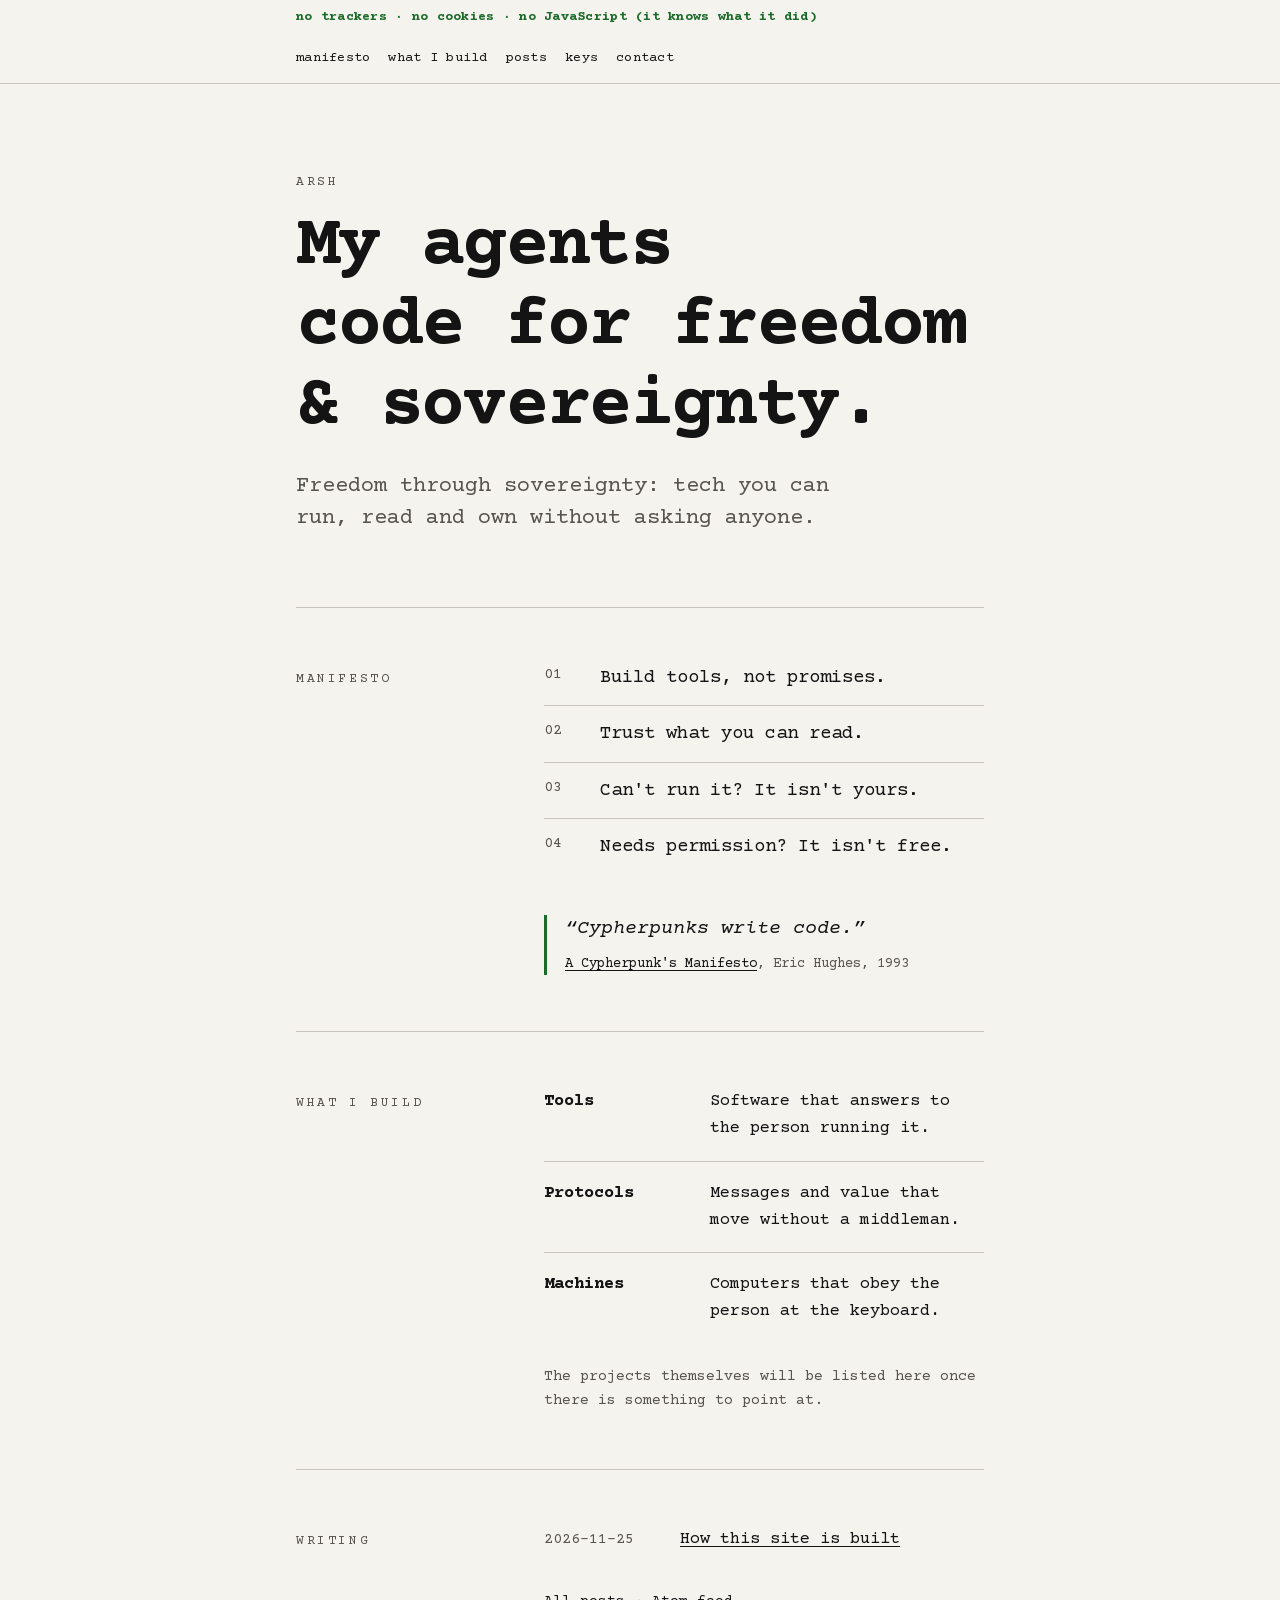
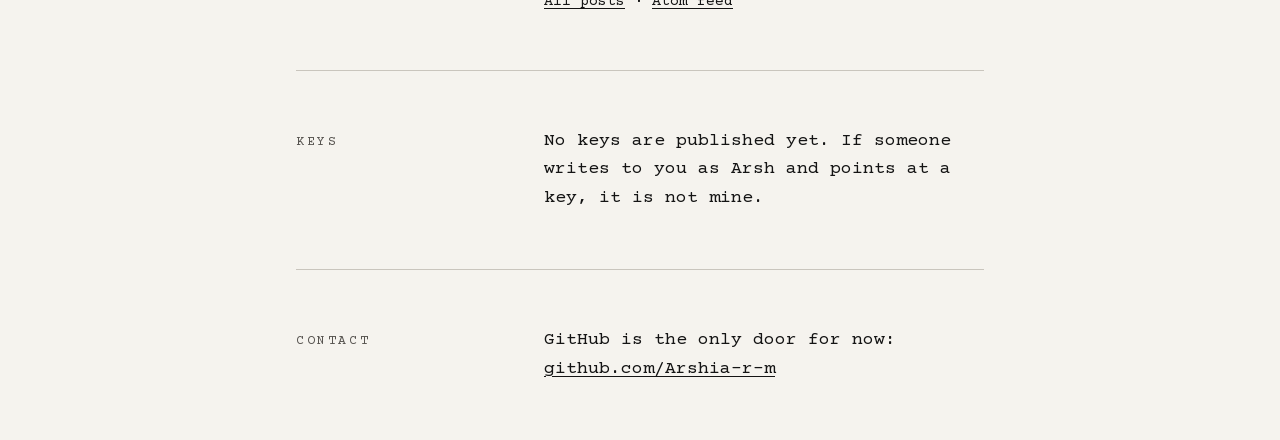
<file: index.html>
<!doctype html>
<html lang="en">
<head>
<meta charset="utf-8">
<meta name="viewport" content="width=device-width, initial-scale=1">
<meta http-equiv="Content-Security-Policy" content="default-src 'none'; style-src 'self'; img-src 'self' data:; font-src 'self'; base-uri 'none'; form-action 'none'">

<title>Arsh — code for freedom &amp; sovereignty.</title>
<meta name="description" content="Arsh builds tech for freedom and sovereignty: tools you can run, read and own without asking anyone.">
<link rel="icon" href="data:,">
<link rel="stylesheet" href="/style.css">
<link rel="alternate" type="application/atom+xml" title="Arsh: posts" href="/atom.xml">
</head>
<body>
<!-- You are reading the source. Good instinct. There are no scripts on this site, and every page refuses to run any: see Content-Security-Policy in the head. -->
<a class="skip" href="#main">Skip to content</a>

<header class="bar">
  <div class="wrap">
    <p class="promise">no trackers · no cookies · no JavaScript (it knows what it did)</p>
    
    <nav aria-label="Site">
      <a href="/#manifesto">manifesto</a>
      <a href="/#build">what I build</a>
      <a href="/posts/">posts</a>
      <a href="/#keys">keys</a>
      <a href="/#contact">contact</a>
    </nav>
    
  </div>
</header>

<main id="main" class="wrap" tabindex="-1">

  <section class="hero" data-od-id="opening">
    <p class="kicker">Arsh</p>
    <!-- Typewriter: "I" is deleted and "My agents" typed in, with CSS only (see "hero typewriter" in style.css).
         The animated words come from CSS and are hidden from screen readers; the real text is "My agents code for freedom & sovereignty." -->
    <h1><span class="type" aria-hidden="true"><span class="old"></span><span class="new"></span><span class="caret"></span></span><span class="sr">My agents </span><span class="rest">code for freedom &amp; sovereignty.</span></h1>
    <p class="lede">Freedom through sovereignty: tech you can run, read and own without asking anyone.</p>
  </section>

  <section class="sec" id="manifesto" data-od-id="manifesto">
    <h2>Manifesto</h2>
    <div>
      <ol class="creed">
        <li data-n="01">Build tools, not promises.</li>
        <li data-n="02">Trust what you can read.</li>
        <li data-n="03">Can't run it? It isn't yours.</li>
        <li data-n="04">Needs permission? It isn't free.</li>
      </ol>
      <blockquote>
        “Cypherpunks write code.”
        <cite><a href="https://www.activism.net/cypherpunk/manifesto.html">A Cypherpunk's Manifesto</a>, Eric Hughes, 1993</cite>
      </blockquote>
    </div>
  </section>

  <section class="sec" id="build" data-od-id="what-i-build">
    <h2>What I build</h2>
    <div>
      <dl class="areas">
        <div><dt>Tools</dt><dd>Software that answers to the person running it.</dd></div>
        <div><dt>Protocols</dt><dd>Messages and value that move without a middleman.</dd></div>
        <div><dt>Machines</dt><dd>Computers that obey the person at the keyboard.</dd></div>
      </dl>
      <p class="soon">The projects themselves will be listed here once there is something to point at.</p>
    </div>
  </section>

  
  
  <section class="sec" id="writing">
    <h2>Writing</h2>
    <div>
      <ul class="postlist">
        
        <li><time datetime="2026-11-25">2026-11-25</time><a href="/posts/how-this-site-is-built/">How this site is built</a></li>
        
      </ul>
      <p class="more"><a href="/posts/">All posts</a> · <a href="/atom.xml">Atom feed</a></p>
    </div>
  </section>
  

  <section class="sec" id="keys" data-od-id="keys">
    <h2>Keys</h2>
    <div>
      <p class="prose">No keys are published yet. If someone writes to you as Arsh and points at a key, it is not mine.</p>
    </div>
  </section>

  <section class="sec" id="contact" data-od-id="contact">
    <h2>Contact</h2>
    <div>
      <p class="prose">GitHub is the only door for now: <a href="https://github.com/Arshia-r-m">github.com/Arshia-r-m</a></p>
    </div>
  </section>



  <noscript><p class="nojs">You turned JavaScript off. So did we. Great minds.</p></noscript>
</main>
</body>
</html>
</file>
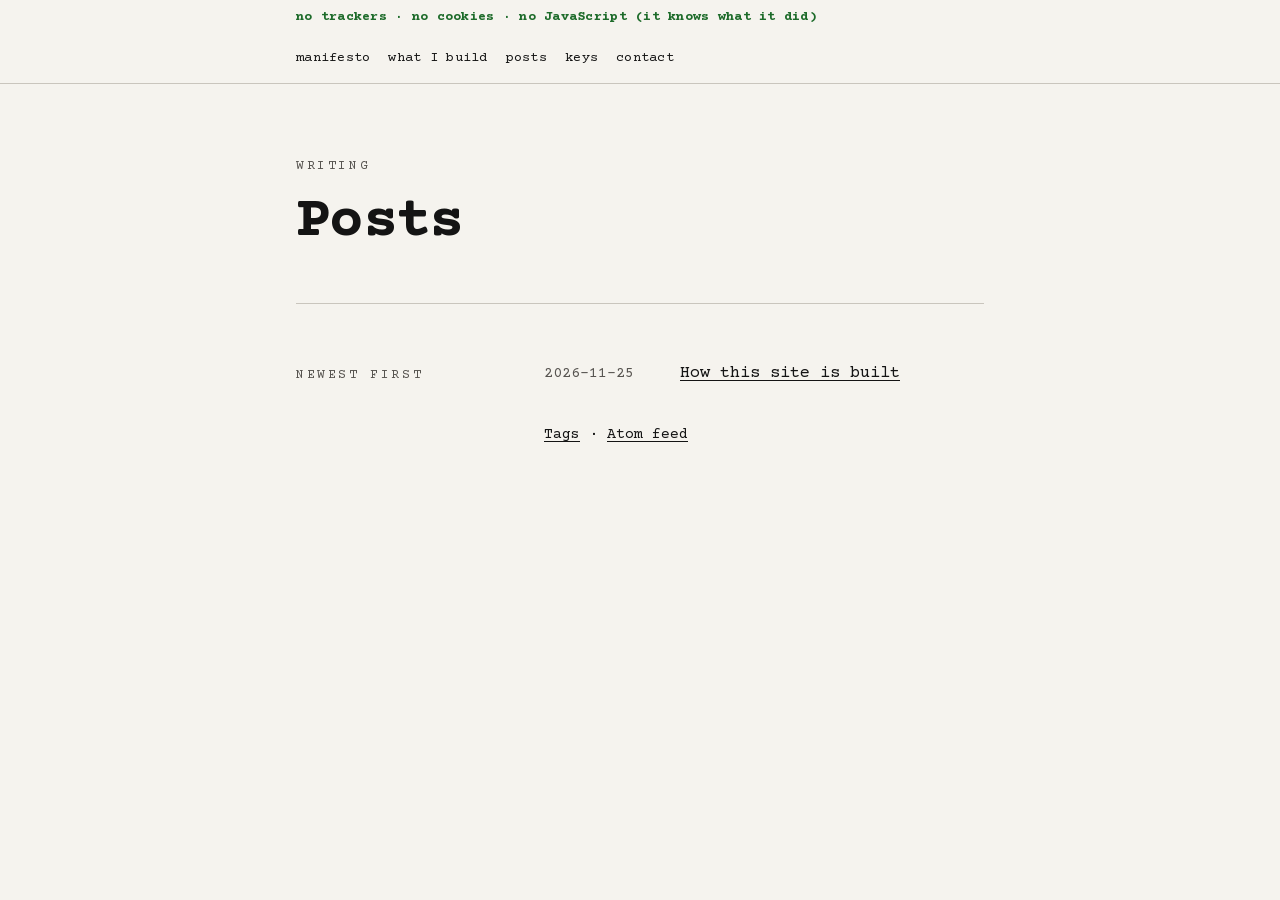
<file: posts/index.html>
<!doctype html>
<html lang="en">
<head>
<meta charset="utf-8">
<meta name="viewport" content="width=device-width, initial-scale=1">
<meta http-equiv="Content-Security-Policy" content="default-src 'none'; style-src 'self'; img-src 'self' data:; font-src 'self'; base-uri 'none'; form-action 'none'">

<title>Posts — Arsh</title>
<meta name="description" content="Everything Arsh has written, newest first.">
<link rel="icon" href="data:,">
<link rel="stylesheet" href="/style.css">
<link rel="alternate" type="application/atom+xml" title="Arsh: posts" href="/atom.xml">
</head>
<body>
<!-- You are reading the source. Good instinct. There are no scripts on this site, and every page refuses to run any: see Content-Security-Policy in the head. -->
<a class="skip" href="#main">Skip to content</a>

<header class="bar">
  <div class="wrap">
    <p class="promise">no trackers · no cookies · no JavaScript (it knows what it did)</p>
    
    <nav aria-label="Site">
      <a href="/#manifesto">manifesto</a>
      <a href="/#build">what I build</a>
      <a href="/posts/">posts</a>
      <a href="/#keys">keys</a>
      <a href="/#contact">contact</a>
    </nav>
    
  </div>
</header>

<main id="main" class="wrap" tabindex="-1">

  <section class="page-head">
    <p class="kicker">Writing</p>
    <h1>Posts</h1>
  </section>

  <section class="sec">
    <h2>Newest first</h2>
    <div>
      
      <ul class="postlist">
        
        <li><time datetime="2026-11-25">2026-11-25</time><a href="/posts/how-this-site-is-built/">How this site is built</a></li>
        
      </ul>
      
      <p class="more"><a href="/tags/">Tags</a> · <a href="/atom.xml">Atom feed</a></p>
    </div>
  </section>


  <noscript><p class="nojs">You turned JavaScript off. So did we. Great minds.</p></noscript>
</main>
</body>
</html>
</file>
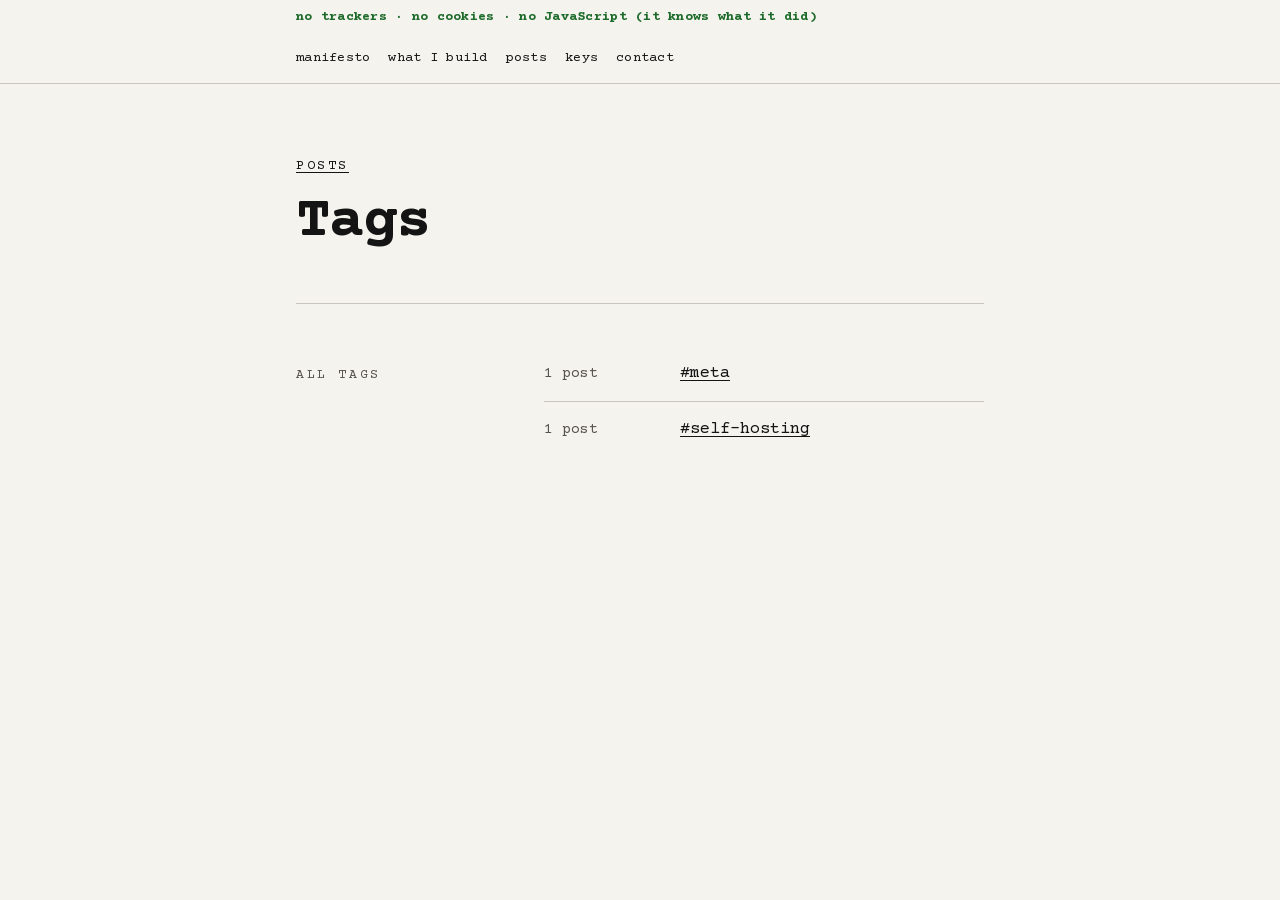
<file: tags/index.html>
<!doctype html>
<html lang="en">
<head>
<meta charset="utf-8">
<meta name="viewport" content="width=device-width, initial-scale=1">
<meta http-equiv="Content-Security-Policy" content="default-src 'none'; style-src 'self'; img-src 'self' data:; font-src 'self'; base-uri 'none'; form-action 'none'">

<title>Tags — Arsh</title>
<meta name="description" content="Arsh builds tech for freedom and sovereignty: tools you can run, read and own without asking anyone.">
<link rel="icon" href="data:,">
<link rel="stylesheet" href="/style.css">
<link rel="alternate" type="application/atom+xml" title="Arsh: posts" href="/atom.xml">
</head>
<body>
<!-- You are reading the source. Good instinct. There are no scripts on this site, and every page refuses to run any: see Content-Security-Policy in the head. -->
<a class="skip" href="#main">Skip to content</a>

<header class="bar">
  <div class="wrap">
    <p class="promise">no trackers · no cookies · no JavaScript (it knows what it did)</p>
    
    <nav aria-label="Site">
      <a href="/#manifesto">manifesto</a>
      <a href="/#build">what I build</a>
      <a href="/posts/">posts</a>
      <a href="/#keys">keys</a>
      <a href="/#contact">contact</a>
    </nav>
    
  </div>
</header>

<main id="main" class="wrap" tabindex="-1">

  <section class="page-head">
    <p class="kicker"><a href="/posts/">Posts</a></p>
    <h1>Tags</h1>
  </section>

  <section class="sec">
    <h2>All tags</h2>
    <div>
      <ul class="postlist">
        
        <li><span>1 post</span><a href="https://unico.quest/tags/meta/">#meta</a></li>
        
        <li><span>1 post</span><a href="https://unico.quest/tags/self-hosting/">#self-hosting</a></li>
        
      </ul>
    </div>
  </section>


  <noscript><p class="nojs">You turned JavaScript off. So did we. Great minds.</p></noscript>
</main>
</body>
</html>
</file>
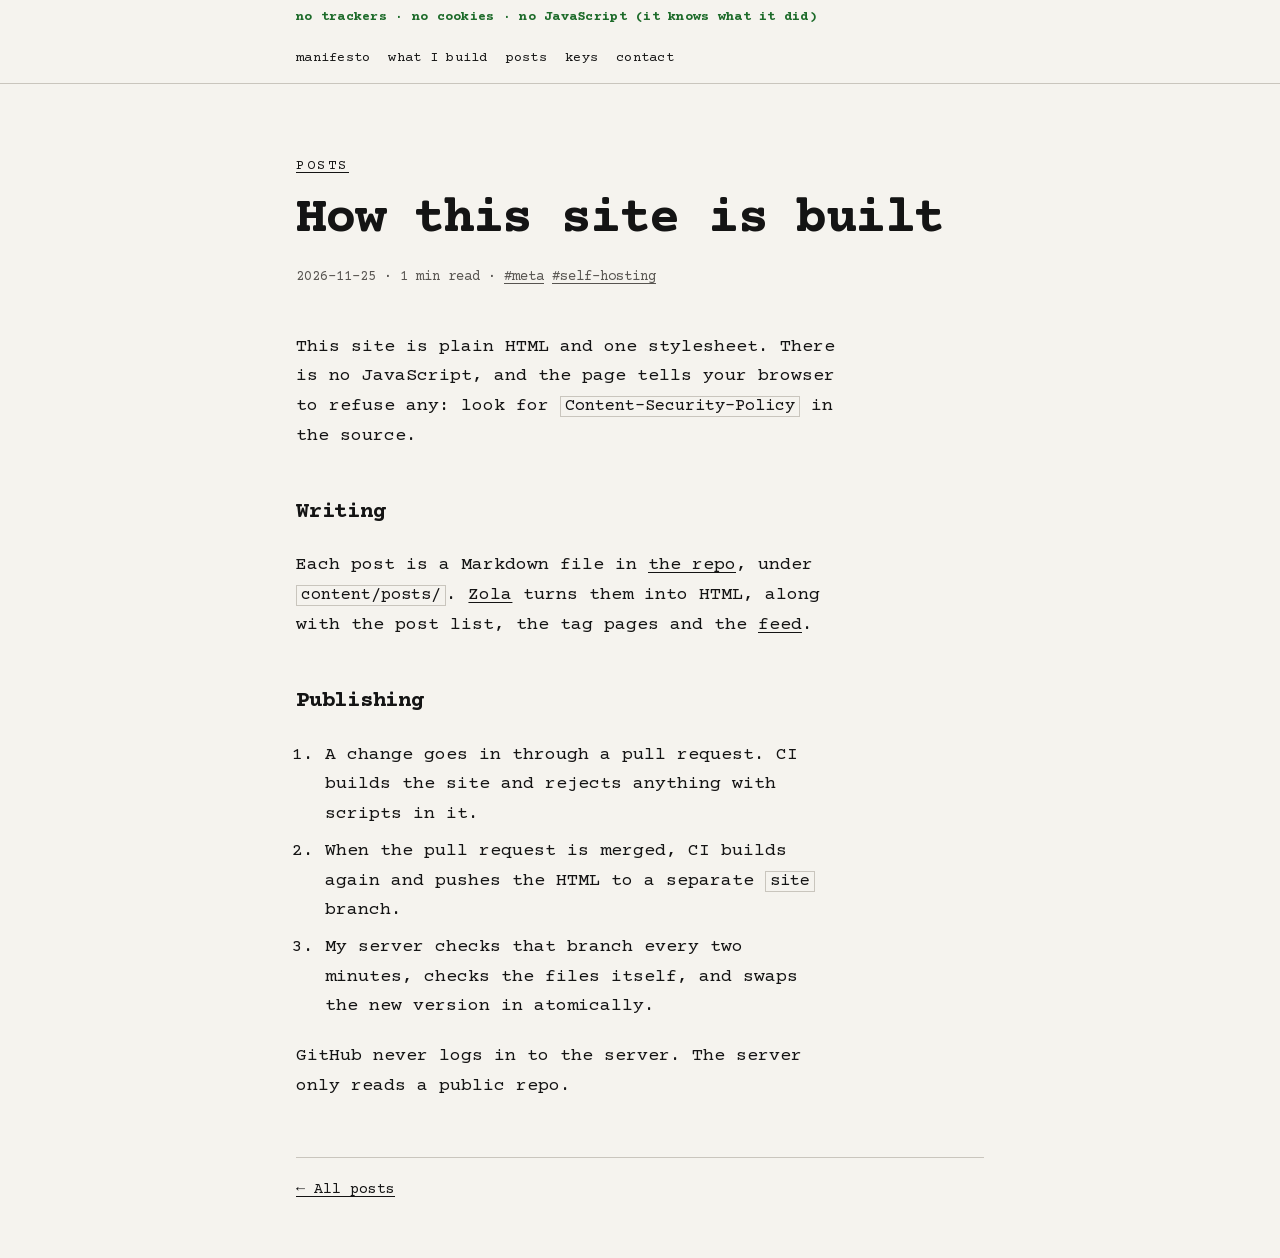
<file: posts/how-this-site-is-built/index.html>
<!doctype html>
<html lang="en">
<head>
<meta charset="utf-8">
<meta name="viewport" content="width=device-width, initial-scale=1">
<meta http-equiv="Content-Security-Policy" content="default-src 'none'; style-src 'self'; img-src 'self' data:; font-src 'self'; base-uri 'none'; form-action 'none'">

<title>How this site is built — Arsh</title>
<meta name="description" content="Markdown in a public repo, built by Zola, pulled by my own server. No JavaScript anywhere.">
<link rel="icon" href="data:,">
<link rel="stylesheet" href="/style.css">
<link rel="alternate" type="application/atom+xml" title="Arsh: posts" href="/atom.xml">
</head>
<body>
<!-- You are reading the source. Good instinct. There are no scripts on this site, and every page refuses to run any: see Content-Security-Policy in the head. -->
<a class="skip" href="#main">Skip to content</a>

<header class="bar">
  <div class="wrap">
    <p class="promise">no trackers · no cookies · no JavaScript (it knows what it did)</p>
    
    <nav aria-label="Site">
      <a href="/#manifesto">manifesto</a>
      <a href="/#build">what I build</a>
      <a href="/posts/">posts</a>
      <a href="/#keys">keys</a>
      <a href="/#contact">contact</a>
    </nav>
    
  </div>
</header>

<main id="main" class="wrap" tabindex="-1">

  <article class="post">
    <p class="kicker"><a href="/posts/">Posts</a></p>
    <h1>How this site is built</h1>
    
    <p class="meta"><time datetime="2026-11-25">2026-11-25</time> · 1 min read · <a href="https://unico.quest/tags/meta/">#meta</a> <a href="https://unico.quest/tags/self-hosting/">#self-hosting</a></p>
    <div class="body">
<p>This site is plain HTML and one stylesheet. There is no JavaScript, and the
page tells your browser to refuse any: look for <code>Content-Security-Policy</code> in
the source.</p>
<h2 id="writing">Writing</h2>
<p>Each post is a Markdown file in
<a rel="noreferrer external" href="https://github.com/Arshia-r-m/arsh">the repo</a>, under <code>content/posts/</code>.
<a rel="noreferrer external" href="https://www.getzola.org/">Zola</a> turns them into HTML, along with the post
list, the tag pages and the <a href="/atom.xml">feed</a>.</p>
<h2 id="publishing">Publishing</h2>
<ol>
<li>A change goes in through a pull request. CI builds the site and rejects
anything with scripts in it.</li>
<li>When the pull request is merged, CI builds again and pushes the HTML to a
separate <code>site</code> branch.</li>
<li>My server checks that branch every two minutes, checks the files itself,
and swaps the new version in atomically.</li>
</ol>
<p>GitHub never logs in to the server. The server only reads a public repo.</p>

    </div>
    <p class="post-foot"><a href="/posts/">← All posts</a></p>
  </article>


  <noscript><p class="nojs">You turned JavaScript off. So did we. Great minds.</p></noscript>
</main>
</body>
</html>
</file>
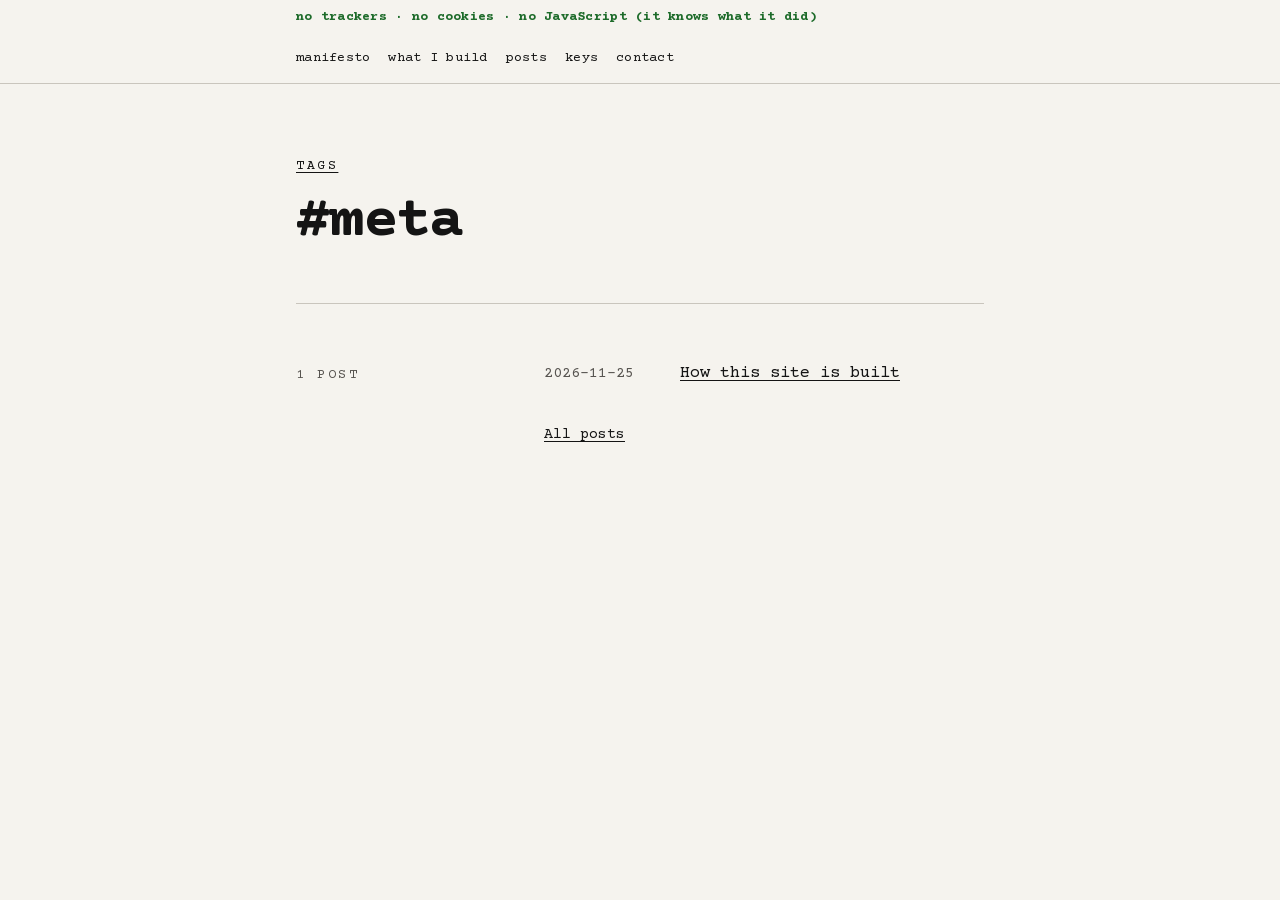
<file: tags/meta/index.html>
<!doctype html>
<html lang="en">
<head>
<meta charset="utf-8">
<meta name="viewport" content="width=device-width, initial-scale=1">
<meta http-equiv="Content-Security-Policy" content="default-src 'none'; style-src 'self'; img-src 'self' data:; font-src 'self'; base-uri 'none'; form-action 'none'">

<title>#meta — Arsh</title>
<meta name="description" content="Arsh builds tech for freedom and sovereignty: tools you can run, read and own without asking anyone.">
<link rel="icon" href="data:,">
<link rel="stylesheet" href="/style.css">
<link rel="alternate" type="application/atom+xml" title="Arsh: posts" href="/atom.xml">
</head>
<body>
<!-- You are reading the source. Good instinct. There are no scripts on this site, and every page refuses to run any: see Content-Security-Policy in the head. -->
<a class="skip" href="#main">Skip to content</a>

<header class="bar">
  <div class="wrap">
    <p class="promise">no trackers · no cookies · no JavaScript (it knows what it did)</p>
    
    <nav aria-label="Site">
      <a href="/#manifesto">manifesto</a>
      <a href="/#build">what I build</a>
      <a href="/posts/">posts</a>
      <a href="/#keys">keys</a>
      <a href="/#contact">contact</a>
    </nav>
    
  </div>
</header>

<main id="main" class="wrap" tabindex="-1">

  <section class="page-head">
    <p class="kicker"><a href="/tags/">Tags</a></p>
    <h1>#meta</h1>
  </section>

  <section class="sec">
    <h2>1 post</h2>
    <div>
      <ul class="postlist">
        
        <li><time datetime="2026-11-25">2026-11-25</time><a href="/posts/how-this-site-is-built/">How this site is built</a></li>
        
      </ul>
      <p class="more"><a href="/posts/">All posts</a></p>
    </div>
  </section>


  <noscript><p class="nojs">You turned JavaScript off. So did we. Great minds.</p></noscript>
</main>
</body>
</html>
</file>
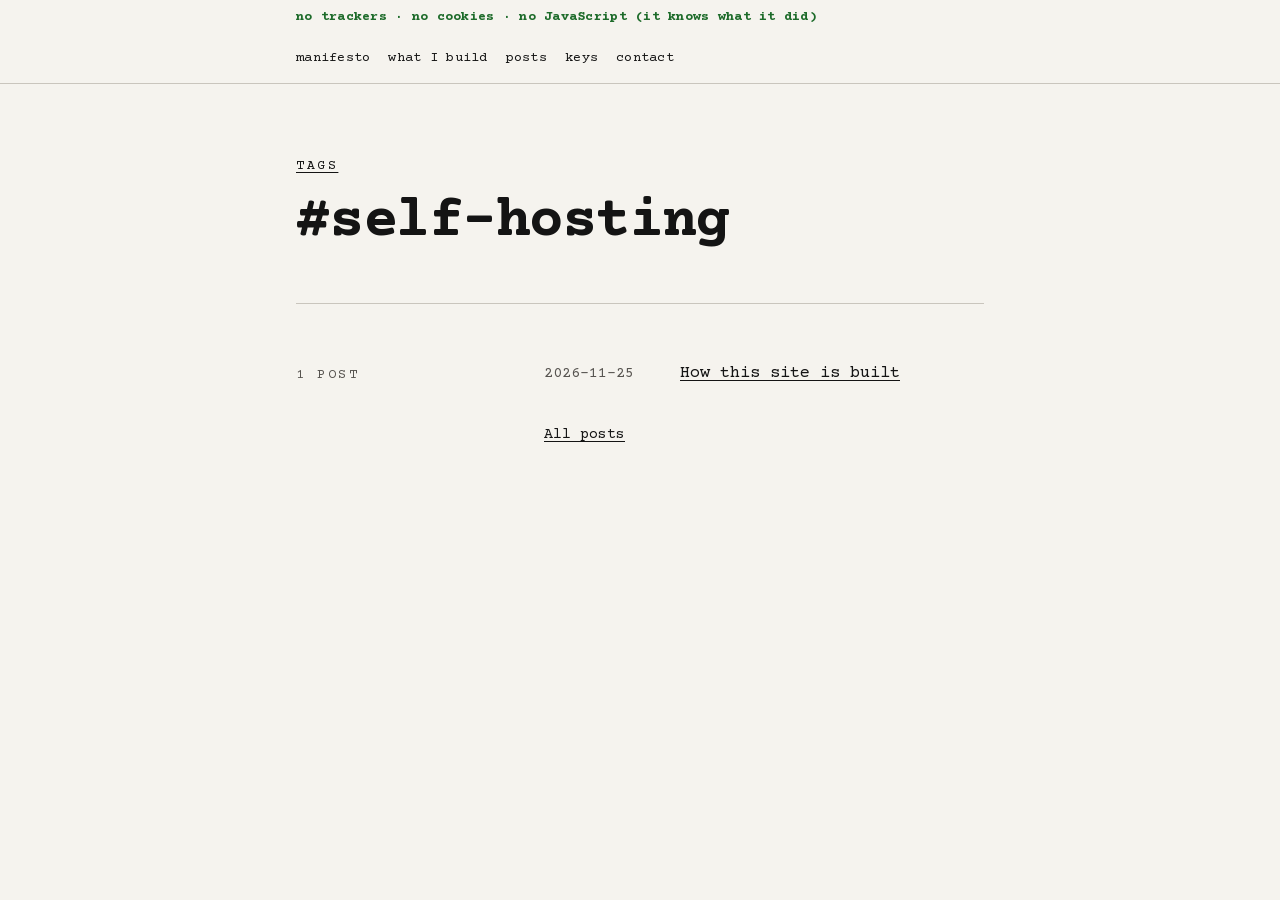
<file: tags/self-hosting/index.html>
<!doctype html>
<html lang="en">
<head>
<meta charset="utf-8">
<meta name="viewport" content="width=device-width, initial-scale=1">
<meta http-equiv="Content-Security-Policy" content="default-src 'none'; style-src 'self'; img-src 'self' data:; font-src 'self'; base-uri 'none'; form-action 'none'">

<title>#self-hosting — Arsh</title>
<meta name="description" content="Arsh builds tech for freedom and sovereignty: tools you can run, read and own without asking anyone.">
<link rel="icon" href="data:,">
<link rel="stylesheet" href="/style.css">
<link rel="alternate" type="application/atom+xml" title="Arsh: posts" href="/atom.xml">
</head>
<body>
<!-- You are reading the source. Good instinct. There are no scripts on this site, and every page refuses to run any: see Content-Security-Policy in the head. -->
<a class="skip" href="#main">Skip to content</a>

<header class="bar">
  <div class="wrap">
    <p class="promise">no trackers · no cookies · no JavaScript (it knows what it did)</p>
    
    <nav aria-label="Site">
      <a href="/#manifesto">manifesto</a>
      <a href="/#build">what I build</a>
      <a href="/posts/">posts</a>
      <a href="/#keys">keys</a>
      <a href="/#contact">contact</a>
    </nav>
    
  </div>
</header>

<main id="main" class="wrap" tabindex="-1">

  <section class="page-head">
    <p class="kicker"><a href="/tags/">Tags</a></p>
    <h1>#self-hosting</h1>
  </section>

  <section class="sec">
    <h2>1 post</h2>
    <div>
      <ul class="postlist">
        
        <li><time datetime="2026-11-25">2026-11-25</time><a href="/posts/how-this-site-is-built/">How this site is built</a></li>
        
      </ul>
      <p class="more"><a href="/posts/">All posts</a></p>
    </div>
  </section>


  <noscript><p class="nojs">You turned JavaScript off. So did we. Great minds.</p></noscript>
</main>
</body>
</html>
</file>
<file: style.css>
/* Courier Prime (latin subset), SIL Open Font License. Served from this site, nothing loaded from anyone else. */
@font-face{font-family:'Courier Prime';font-style:normal;font-weight:400;font-display:swap;src:url(/fonts/courier-prime-regular.woff2) format('woff2')}
@font-face{font-family:'Courier Prime';font-style:normal;font-weight:700;font-display:swap;src:url(/fonts/courier-prime-bold.woff2) format('woff2')}
@font-face{font-family:'Courier Prime';font-style:italic;font-weight:400;font-display:swap;src:url(/fonts/courier-prime-italic.woff2) format('woff2')}
:root{
  --bg:#0A0A0A;--ink:#F2F2F2;--muted:#A8A8A8;--rule:#3A3A3A;
  --accent:#8FE388;--accent-ink:#8FE388;
  --font-mono:"Courier Prime","Courier New",Courier,monospace;
  --space:8px;--radius:0px;--motion:0ms;--measure:34rem;
}
@media (prefers-color-scheme:light){
  :root{--bg:#F5F3EE;--ink:#141414;--muted:#575450;--rule:#C9C5BD;--accent:#1D6B2A;--accent-ink:#1D6B2A}
}
*{box-sizing:border-box}
html{-webkit-text-size-adjust:100%}
body{margin:0;background:var(--bg);color:var(--ink);font:400 17px/1.6 var(--font-mono);-webkit-font-smoothing:antialiased}
h1,h2,h3,p,ul,ol,blockquote,dl{margin:0}
ul,ol{padding:0;list-style:none}
a{color:var(--ink);text-decoration:underline;text-decoration-thickness:1px;text-underline-offset:3px}
a:hover{text-decoration-thickness:2px}
.wrap{max-width:46rem;margin:0 auto;padding:0 24px}
.skip{position:absolute;left:-999px;top:0;z-index:1;padding:8px 12px;background:var(--ink);color:var(--bg)}
.skip:focus{left:8px;top:8px}

/* header line */
.bar{border-bottom:1px solid var(--rule)}
.bar .wrap{display:flex;flex-wrap:wrap;justify-content:space-between;align-items:baseline;gap:8px 24px;padding-top:7px;padding-bottom:3px;font-size:13.5px;letter-spacing:.02em}
.promise{color:var(--accent-ink);font-weight:700}
.bar nav{display:flex;flex-wrap:wrap;gap:18px}
.bar nav a{display:inline-block;padding:11px 0;text-decoration:none}
.bar nav a:hover{text-decoration:underline}
@media (max-width:480px){.bar nav{gap:0 14px}.bar nav a{padding:8px 0}}

/* opening */
.hero{padding:88px 0 72px}
.kicker{font-size:13px;letter-spacing:.2em;text-transform:uppercase;color:var(--muted)}
.hero h1{margin-top:14px;font-size:clamp(40px,7.4vw,74px);line-height:1.08;letter-spacing:-.03em;font-weight:700;max-width:17.5ch}
/* hero typewriter, CSS only: "I" is deleted, then "My agents" is typed.
   Courier Prime is monospace, so each character advances exactly 1ch minus the -.03em letter-spacing. */
.type{display:block;white-space:nowrap}
.type .old,.type .new{display:inline-block;overflow:hidden;vertical-align:top;padding-bottom:.12em;margin-bottom:-.12em}
.type .old::before{content:"I"}
.type .new::before{content:"My agents"}
.type .old{width:calc(1ch - .03em + .06em);animation:type-del 1ms 1.6s forwards}
.type .new{width:0;margin-right:-.022em;visibility:hidden;animation:type-in 1.1s steps(9,end) 2.2s forwards,type-show 1ms steps(1,start) 2.32s forwards,type-pad 1ms steps(1,start) 2.32s forwards}
.caret{display:inline-block;width:.07em;height:.8em;margin-left:.06em;background:var(--accent);vertical-align:-.04em;opacity:1;animation:caret 7.2s steps(1,end) forwards}
@keyframes type-del{to{width:0}}
@keyframes type-in{to{width:calc(9 * (1ch - .03em))}}
@keyframes type-show{to{visibility:visible}}
@keyframes type-pad{to{padding-right:.022em}}
/* cursor over 7.2s: blinks while waiting, solid while deleting and typing (1.5s-3.4s), blinks, then disappears */
@keyframes caret{0%{opacity:1}6.25%{opacity:0}12.5%{opacity:1}18.75%{opacity:0}20.8%{opacity:1}47.2%{opacity:0}53.5%{opacity:1}59.7%{opacity:0}66%{opacity:1}72.2%{opacity:0}78.5%{opacity:1}84.7%{opacity:0}100%{opacity:0}}
.hero h1 .rest{display:block;max-width:17ch}
.sr{position:absolute;width:1px;height:1px;overflow:hidden;clip-path:inset(50%);white-space:nowrap}
@media (prefers-reduced-motion:reduce){
  .type .old,.caret{display:none}
  .type .new{visibility:visible;width:auto;animation:none}
}
.lede{margin-top:24px;font-size:clamp(18px,2.4vw,22px);line-height:1.45;color:var(--muted);max-width:var(--measure)}

/* sections: a small label on the left, the content on the right */
.sec{padding:56px 0;border-top:1px solid var(--rule);display:grid;grid-template-columns:minmax(0,1fr) minmax(0,2.2fr);gap:16px 48px}
h2{font-size:13px;letter-spacing:.2em;text-transform:uppercase;color:var(--muted);font-weight:400;padding-top:5px}
@media (max-width:640px){.sec{grid-template-columns:minmax(0,1fr);gap:20px;padding:44px 0}}

/* manifesto */
.creed li{position:relative;padding:14px 0 14px 56px;border-top:1px solid var(--rule);font-size:19px;line-height:1.45;text-wrap:balance}
.creed li:first-child{border-top:0;padding-top:0}
.creed li::before{content:attr(data-n);position:absolute;left:0;top:14px;font-size:15px;color:var(--muted)}
.creed li:first-child::before{top:0}
blockquote{margin-top:40px;padding-left:18px;border-left:3px solid var(--accent);font-size:20px;line-height:1.4;font-style:italic}
blockquote cite{display:block;margin-top:10px;font-style:normal;font-size:14px;line-height:1.6;color:var(--muted)}

/* what I build */
.areas>div{display:grid;grid-template-columns:minmax(110px,150px) minmax(0,1fr);gap:16px;padding:18px 0;border-top:1px solid var(--rule)}
.areas>div:first-child{border-top:0;padding-top:0}
.areas dt{font-weight:700}
.areas dd{margin:0}
@media (max-width:480px){.areas>div{grid-template-columns:minmax(0,1fr);gap:4px}}
.soon{margin-top:22px;font-size:15px;line-height:1.6;color:var(--muted)}
.prose{font-size:18px;line-height:1.6;max-width:var(--measure)}
.prose + .prose{margin-top:14px}

/* shown only when JavaScript is disabled */
.nojs{border-top:1px solid var(--rule);padding:28px 0 56px;font-size:14px;line-height:1.65;color:var(--accent-ink);font-weight:700}

/* 404 */
.missing{padding:96px 0 88px}
.code{font-size:clamp(72px,16vw,160px);line-height:1;letter-spacing:-.04em;font-weight:700;color:var(--muted)}
.missing h1{margin-top:18px;font-size:clamp(34px,5.6vw,58px);line-height:1.1;max-width:none}
.missing .prose{margin-top:22px;font-size:19px;line-height:1.5;color:var(--muted)}
.back{display:inline-block;margin-top:30px;font-size:17px}

/* post lists (home "Writing", /posts/, tag pages) */
.postlist li{display:grid;grid-template-columns:minmax(104px,120px) minmax(0,1fr);gap:16px;padding:14px 0;border-top:1px solid var(--rule)}
.postlist li:first-child{border-top:0;padding-top:0}
.postlist time,.postlist span{color:var(--muted);font-size:15px;padding-top:2px}
@media (max-width:480px){.postlist li{grid-template-columns:minmax(0,1fr);gap:2px}}
.more{margin-top:22px;font-size:15px}
.page-head{padding:72px 0 48px}
.page-head h1{margin-top:14px;font-size:clamp(34px,5.6vw,58px);line-height:1.1;max-width:none}

/* a single post */
.post{padding:72px 0 56px}
.post h1{margin-top:14px;font-size:clamp(32px,5.2vw,52px);line-height:1.1;max-width:none}
.meta{margin-top:18px;font-size:14px;color:var(--muted)}
.meta a{color:var(--muted);white-space:nowrap}
.body{margin-top:44px;font-size:18px;line-height:1.65;max-width:var(--measure)}
.body>*+*{margin-top:1.1em}
.body h2{margin-top:2em;padding-top:0;font-size:22px;letter-spacing:-.01em;text-transform:none;color:var(--ink);font-weight:700}
.body h3{margin-top:1.6em;font-size:19px;font-weight:700}
.body ul{list-style:square;padding-left:1.4em}
.body ol{list-style:decimal;padding-left:1.6em}
.body li+li{margin-top:.4em}
.body blockquote{margin-top:1.4em;font-size:18px}
.body code{font-family:var(--font-mono);font-size:.94em;border:1px solid var(--rule);padding:0 .25em}
.body pre{overflow-x:auto;padding:14px 16px;border:1px solid var(--rule);font-size:15px;line-height:1.5}
.body pre code{border:0;padding:0;font-size:inherit}
.body img{max-width:100%;height:auto}
.body hr{border:0;border-top:1px solid var(--rule);margin:2em 0}
.body table{border-collapse:collapse;font-size:16px}
.body th,.body td{border:1px solid var(--rule);padding:6px 10px;text-align:left}
.post-foot{margin-top:56px;padding-top:20px;border-top:1px solid var(--rule);font-size:15px}
h1{font-weight:700;letter-spacing:-.03em}
</file>
